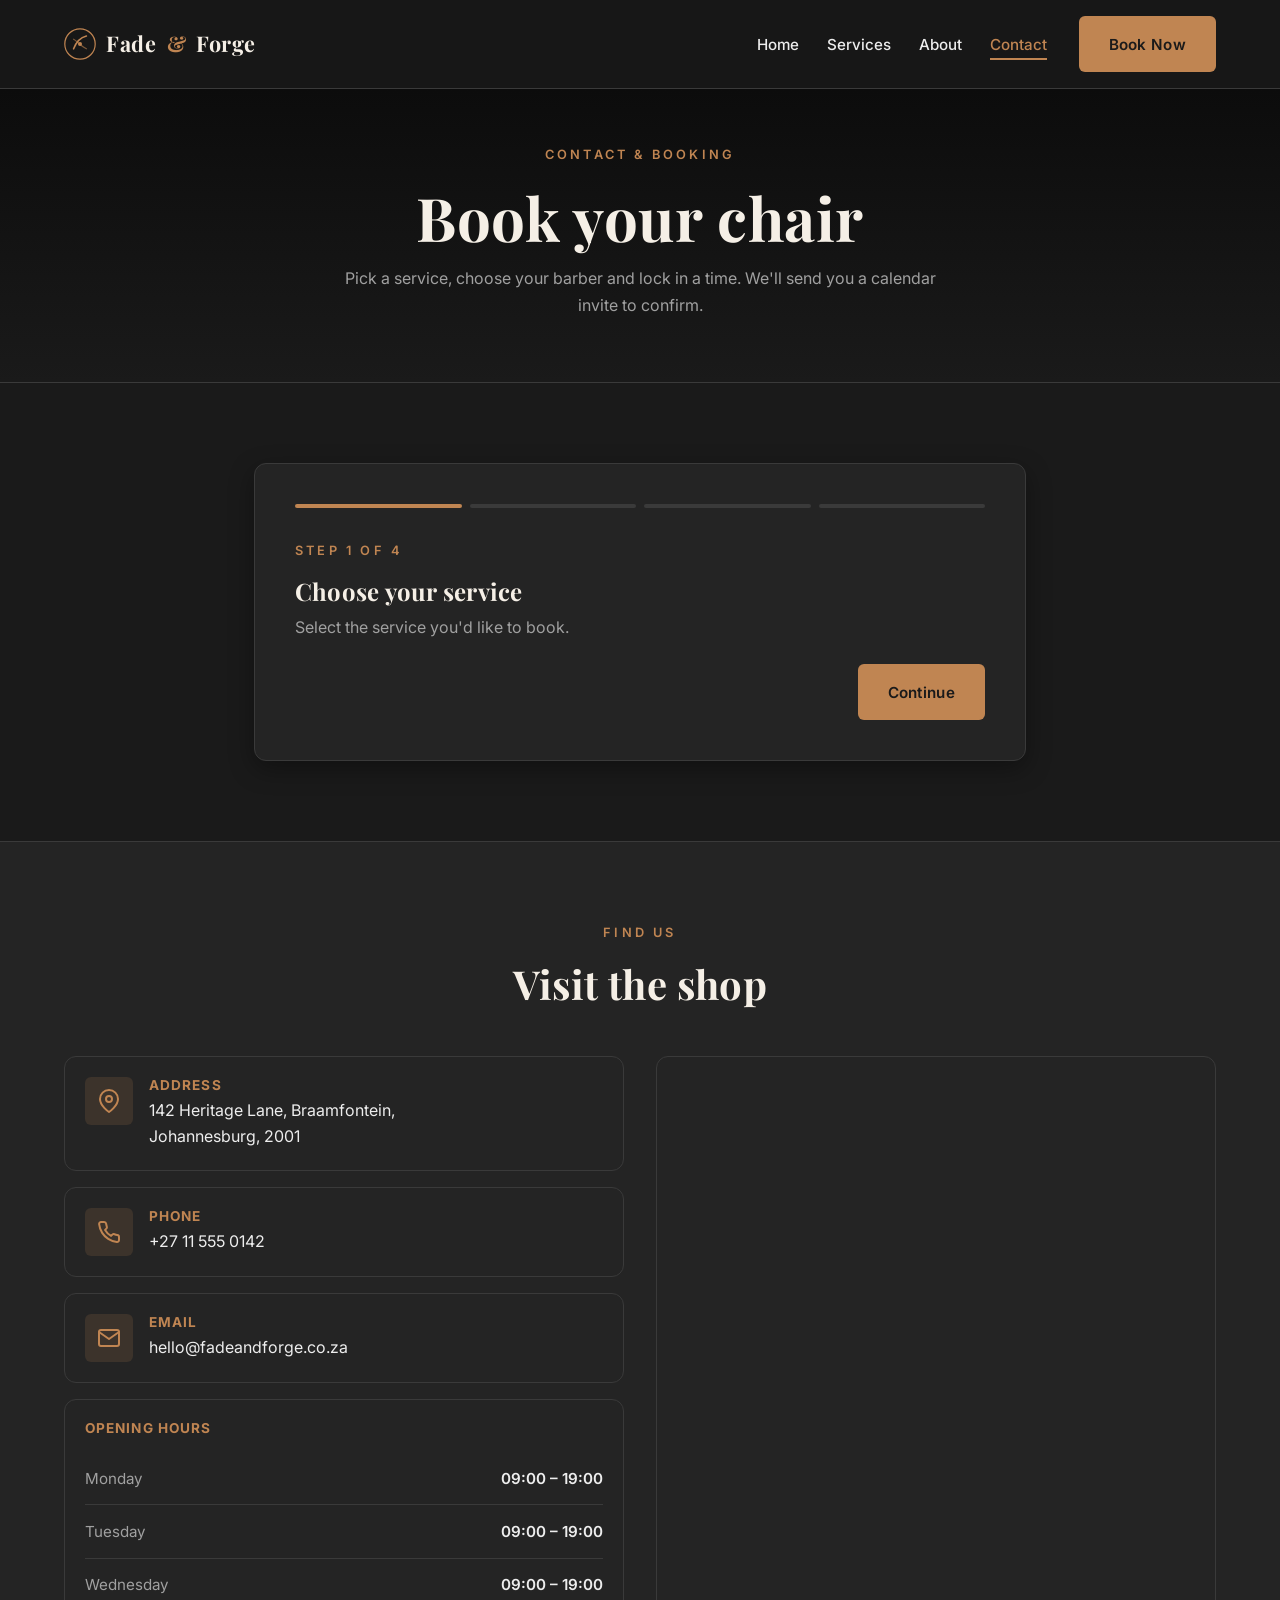
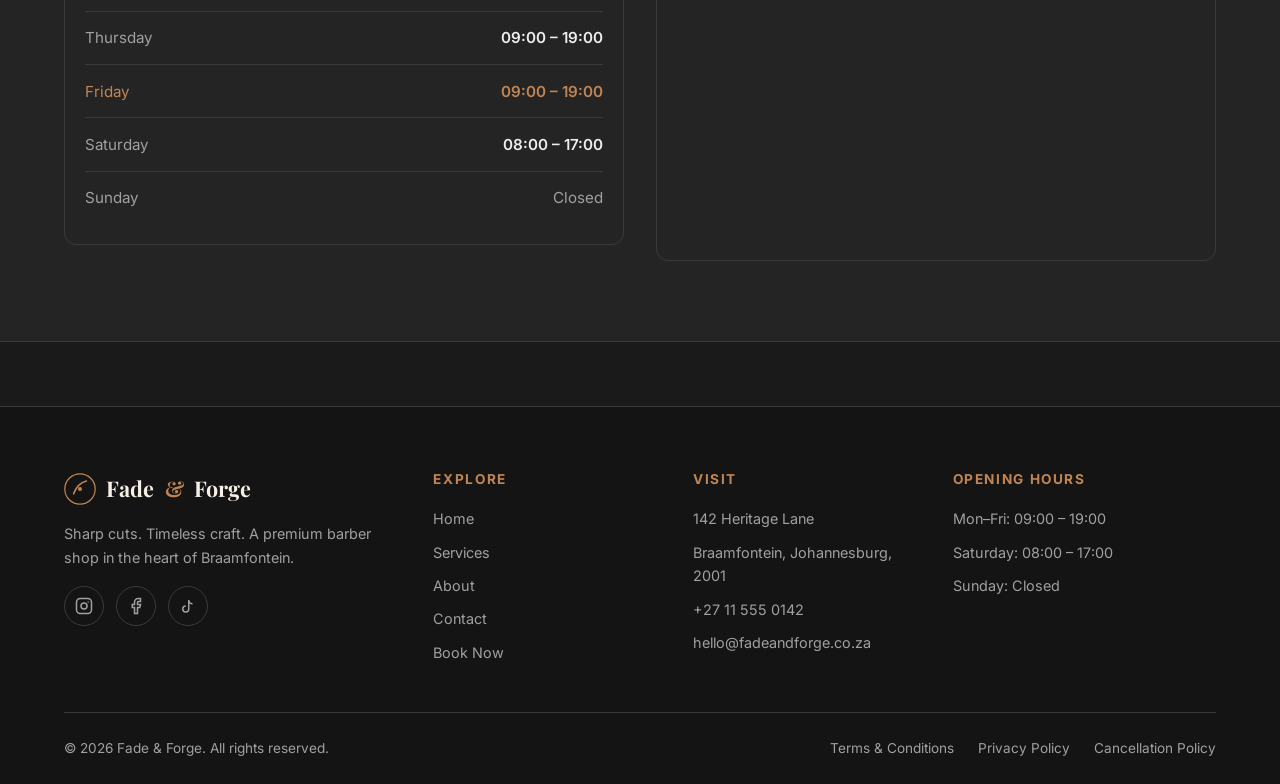
<file: contact.html>
<!DOCTYPE html>
<html lang="en">
<head>
  <meta charset="UTF-8">
  <meta name="viewport" content="width=device-width, initial-scale=1.0">
  <title>Contact &amp; Booking — Fade &amp; Forge Barber Shop</title>
  <meta name="description" content="Book your barber appointment online at Fade & Forge in Braamfontein, Johannesburg. Add your booking straight to Google Calendar or Apple Calendar.">
  <meta name="theme-color" content="#1A1A1A">

  <link rel="preconnect" href="https://fonts.googleapis.com">
  <link rel="preconnect" href="https://fonts.gstatic.com" crossorigin>
  <link href="https://fonts.googleapis.com/css2?family=Inter:wght@400;500;600;700&family=Playfair+Display:ital,wght@0,700;0,900;1,700&display=swap" rel="stylesheet">
  <link rel="icon" href="data:image/svg+xml,%3Csvg xmlns='http://www.w3.org/2000/svg' viewBox='0 0 32 32'%3E%3Crect width='32' height='32' rx='6' fill='%231A1A1A'/%3E%3Ctext x='16' y='22' text-anchor='middle' font-family='Georgia' font-size='18' font-weight='700' fill='%23C08552'%3EF%3C/text%3E%3C/svg%3E">
  <link rel="stylesheet" href="style.css">
</head>
<body>

  <header class="site-header">
    <div class="header-inner">
      <a href="index.html" class="logo" aria-label="Fade and Forge home">
        <svg viewBox="0 0 40 40" fill="none" xmlns="http://www.w3.org/2000/svg" aria-hidden="true">
          <circle cx="20" cy="20" r="19" stroke="#C08552" stroke-width="1.5"/>
          <path d="M12 26c3-8 8-14 16-16" stroke="#C08552" stroke-width="2" stroke-linecap="round"/>
          <path d="M12 14c4 2 8 8 16 12" stroke="#C08552" stroke-width="1.5" stroke-linecap="round" opacity="0.6"/>
          <circle cx="20" cy="20" r="2.5" fill="#C08552"/>
        </svg>
        Fade <span class="amp">&amp;</span> Forge
      </a>
      <nav class="nav" id="primaryNav" aria-label="Primary">
        <ul class="nav-links">
          <li><a href="index.html">Home</a></li>
          <li><a href="services.html">Services</a></li>
          <li><a href="about.html">About</a></li>
          <li><a href="contact.html">Contact</a></li>
        </ul>
        <div class="header-cta">
          <a href="contact.html#book" class="btn btn-primary">Book Now</a>
        </div>
      </nav>
      <button class="hamburger" aria-label="Toggle menu" aria-expanded="false" aria-controls="primaryNav">
        <span></span><span></span><span></span>
      </button>
    </div>
  </header>

  <!-- PAGE HERO -->
  <section class="page-hero">
    <div class="container">
      <span class="eyebrow">Contact &amp; Booking</span>
      <h1>Book your chair</h1>
      <p>Pick a service, choose your barber and lock in a time. We'll send you a calendar invite to confirm.</p>
    </div>
  </section>

  <!-- BOOKING WIZARD -->
  <section id="book">
    <div class="container" style="max-width:820px;">
      <div class="booking-wrapper">
        <div class="booking-progress" aria-hidden="true">
          <div class="step active"></div>
          <div class="step"></div>
          <div class="step"></div>
          <div class="step"></div>
        </div>

        <!-- STEP 1: SERVICE -->
        <div class="form-step active" data-step="1">
          <span class="eyebrow">Step 1 of 4</span>
          <h2 style="font-size:1.5rem;margin-bottom:0.5rem;">Choose your service</h2>
          <p style="color:var(--muted);margin-bottom:1.5rem;">Select the service you'd like to book.</p>

          <div id="serviceTiles"></div>

          <div class="form-nav" style="justify-content:flex-end;">
            <button type="button" class="btn btn-primary" id="nextToStep2" disabled>Continue</button>
          </div>
        </div>

        <!-- STEP 2: BARBER -->
        <div class="form-step" data-step="2">
          <span class="eyebrow">Step 2 of 4</span>
          <h2 style="font-size:1.5rem;margin-bottom:0.5rem;">Choose your barber</h2>
          <p style="color:var(--muted);margin-bottom:1.5rem;">Pick a specific barber or let us assign the first available.</p>

          <div class="tile-grid" id="barberTiles"></div>

          <div class="form-nav">
            <button type="button" class="btn btn-ghost" id="backToStep1">Back</button>
            <button type="button" class="btn btn-primary" id="nextToStep3" disabled>Continue</button>
          </div>
        </div>

        <!-- STEP 3: DATE & TIME -->
        <div class="form-step" data-step="3">
          <span class="eyebrow">Step 3 of 4</span>
          <h2 style="font-size:1.5rem;margin-bottom:0.5rem;">Pick a date &amp; time</h2>
          <p style="color:var(--muted);margin-bottom:1.5rem;">We're closed Sundays. Saturday hours are 08:00–17:00.</p>

          <div class="form-group">
            <label for="bookingDate">Date</label>
            <input type="date" id="bookingDate" required>
          </div>

          <div class="form-group">
            <label>Available Times</label>
            <div class="time-slots" id="timeSlots">
              <p style="color:var(--muted);grid-column:1/-1;font-size:0.9rem;">Choose a date to see available times.</p>
            </div>
          </div>

          <div class="form-nav">
            <button type="button" class="btn btn-ghost" id="backToStep2">Back</button>
            <button type="button" class="btn btn-primary" id="nextToStep4" disabled>Continue</button>
          </div>
        </div>

        <!-- STEP 4: DETAILS -->
        <div class="form-step" data-step="4">
          <span class="eyebrow">Step 4 of 4</span>
          <h2 style="font-size:1.5rem;margin-bottom:0.5rem;">Your details</h2>
          <p style="color:var(--muted);margin-bottom:1.5rem;">So we know who to expect and can send your confirmation.</p>

          <div class="form-group">
            <label for="custName">Full Name *</label>
            <input type="text" id="custName" placeholder="e.g. Thabo Mokoena" required autocomplete="name">
          </div>

          <div class="form-row">
            <div class="form-group">
              <label for="custEmail">Email *</label>
              <input type="email" id="custEmail" placeholder="you@example.com" required autocomplete="email">
            </div>
            <div class="form-group">
              <label for="custPhone">Phone *</label>
              <input type="tel" id="custPhone" placeholder="+27 82 123 4567" required autocomplete="tel">
            </div>
          </div>

          <div class="form-group">
            <label for="custNotes">Notes (optional)</label>
            <textarea id="custNotes" placeholder="Anything we should know? e.g. skin sensitivity, preferred length, etc."></textarea>
          </div>

          <div class="form-nav">
            <button type="button" class="btn btn-ghost" id="backToStep3">Back</button>
            <button type="button" class="btn btn-primary" id="confirmBooking">Confirm Booking</button>
          </div>
        </div>

        <!-- STEP 5: CONFIRMATION -->
        <div class="form-step" data-step="5">
          <div class="confirmation">
            <div class="confirmation-icon">
              <svg viewBox="0 0 24 24" fill="none" stroke="currentColor" stroke-width="2.5" stroke-linecap="round" stroke-linejoin="round"><polyline points="20 6 9 17 4 12"/></svg>
            </div>
            <h2 style="font-size:1.75rem;">Booking confirmed!</h2>
            <p style="color:var(--muted);max-width:50ch;margin:0.5rem auto 0;">We've reserved your chair. Add the appointment to your calendar so you don't miss it.</p>

            <div class="booking-summary" id="bookingSummary"></div>

            <div class="calendar-actions">
              <button type="button" class="btn btn-primary" id="addToGoogle">
                <svg width="18" height="18" viewBox="0 0 24 24" fill="none" stroke="currentColor" stroke-width="2"><rect x="3" y="4" width="18" height="18" rx="2"/><line x1="16" y1="2" x2="16" y2="6"/><line x1="8" y1="2" x2="8" y2="6"/><line x1="3" y1="10" x2="21" y2="10"/></svg>
                Add to Google Calendar
              </button>
              <button type="button" class="btn btn-outline" id="addToApple">
                <svg width="18" height="18" viewBox="0 0 24 24" fill="none" stroke="currentColor" stroke-width="2"><path d="M12 3v12"/><path d="m7 10 5 5 5-5"/><path d="M5 21h14"/></svg>
                Add to Apple / Other
              </button>
            </div>

            <p style="font-size:0.85rem;color:var(--muted);margin-top:1.5rem;">
              Need to change something? Call us on <a href="tel:+27115550142">+27 11 555 0142</a>.
            </p>
          </div>
        </div>
      </div>
    </div>
  </section>

  <!-- CONTACT DETAILS -->
  <section style="background:var(--surface);border-top:1px solid var(--border);border-bottom:1px solid var(--border);">
    <div class="container">
      <div class="section-header">
        <span class="eyebrow">Find Us</span>
        <h2>Visit the shop</h2>
      </div>

      <div class="grid grid-2" style="gap:2rem;">
        <!-- Info column -->
        <div>
          <div class="info-block">
            <div class="card-icon">
              <svg viewBox="0 0 24 24" fill="none" stroke="currentColor" stroke-width="2" stroke-linecap="round" stroke-linejoin="round"><path d="M21 10c0 7-9 13-9 13s-9-6-9-13a9 9 0 0 1 18 0z"/><circle cx="12" cy="10" r="3"/></svg>
            </div>
            <div>
              <h4>Address</h4>
              <p>142 Heritage Lane, Braamfontein,<br>Johannesburg, 2001</p>
            </div>
          </div>

          <div class="info-block">
            <div class="card-icon">
              <svg viewBox="0 0 24 24" fill="none" stroke="currentColor" stroke-width="2" stroke-linecap="round" stroke-linejoin="round"><path d="M22 16.92v3a2 2 0 0 1-2.18 2 19.79 19.79 0 0 1-8.63-3.07 19.5 19.5 0 0 1-6-6 19.79 19.79 0 0 1-3.07-8.67A2 2 0 0 1 4.11 2h3a2 2 0 0 1 2 1.72c.13.96.36 1.9.7 2.81a2 2 0 0 1-.45 2.11L8.09 9.91a16 16 0 0 0 6 6l1.27-1.27a2 2 0 0 1 2.11-.45c.91.34 1.85.57 2.81.7A2 2 0 0 1 22 16.92z"/></svg>
            </div>
            <div>
              <h4>Phone</h4>
              <p><a href="tel:+27115550142">+27 11 555 0142</a></p>
            </div>
          </div>

          <div class="info-block">
            <div class="card-icon">
              <svg viewBox="0 0 24 24" fill="none" stroke="currentColor" stroke-width="2" stroke-linecap="round" stroke-linejoin="round"><path d="M4 4h16c1.1 0 2 .9 2 2v12c0 1.1-.9 2-2 2H4c-1.1 0-2-.9-2-2V6c0-1.1.9-2 2-2z"/><polyline points="22,6 12,13 2,6"/></svg>
            </div>
            <div>
              <h4>Email</h4>
              <p><a href="mailto:hello@fadeandforge.co.za">hello@fadeandforge.co.za</a></p>
            </div>
          </div>

          <div class="info-block" style="display:block;">
            <h4 style="margin-bottom:1rem;">Opening Hours</h4>
            <table class="hours-table">
              <tr data-day="1"><td>Monday</td><td>09:00 – 19:00</td></tr>
              <tr data-day="2"><td>Tuesday</td><td>09:00 – 19:00</td></tr>
              <tr data-day="3"><td>Wednesday</td><td>09:00 – 19:00</td></tr>
              <tr data-day="4"><td>Thursday</td><td>09:00 – 19:00</td></tr>
              <tr data-day="5"><td>Friday</td><td>09:00 – 19:00</td></tr>
              <tr data-day="6"><td>Saturday</td><td>08:00 – 17:00</td></tr>
              <tr data-day="0" class="closed"><td>Sunday</td><td>Closed</td></tr>
            </table>
          </div>
        </div>

        <!-- Map column -->
        <div>
          <div style="border-radius:var(--radius-lg);overflow:hidden;border:1px solid var(--border);height:100%;min-height:420px;">
            <iframe
              title="Fade and Forge location map"
              src="https://www.google.com/maps?q=Braamfontein,+Johannesburg&output=embed"
              width="100%"
              height="100%"
              style="border:0;min-height:420px;filter:grayscale(0.3) invert(0.9) hue-rotate(180deg);"
              loading="lazy"
              referrerpolicy="no-referrer-when-downgrade"
              allowfullscreen>
            </iframe>
          </div>
        </div>
      </div>
    </div>
  </section>

  <!-- FOOTER -->
  <footer class="site-footer">
    <div class="container">
      <div class="footer-grid">
        <div class="footer-col">
          <div class="footer-brand">
            <svg viewBox="0 0 40 40" fill="none" xmlns="http://www.w3.org/2000/svg" aria-hidden="true">
              <circle cx="20" cy="20" r="19" stroke="#C08552" stroke-width="1.5"/>
              <path d="M12 26c3-8 8-14 16-16" stroke="#C08552" stroke-width="2" stroke-linecap="round"/>
              <circle cx="20" cy="20" r="2.5" fill="#C08552"/>
            </svg>
            Fade <span class="amp" style="color:var(--copper);">&amp;</span> Forge
          </div>
          <p>Sharp cuts. Timeless craft. A premium barber shop in the heart of Braamfontein.</p>
          <div class="social-links">
            <a href="https://instagram.com" target="_blank" rel="noopener" aria-label="Instagram">
              <svg viewBox="0 0 24 24" fill="none" stroke="currentColor" stroke-width="2"><rect x="2" y="2" width="20" height="20" rx="5"/><circle cx="12" cy="12" r="4"/><circle cx="17.5" cy="6.5" r="1" fill="currentColor" stroke="none"/></svg>
            </a>
            <a href="https://facebook.com" target="_blank" rel="noopener" aria-label="Facebook">
              <svg viewBox="0 0 24 24" fill="none" stroke="currentColor" stroke-width="2"><path d="M18 2h-3a5 5 0 0 0-5 5v3H7v4h3v8h4v-8h3l1-4h-4V7a1 1 0 0 1 1-1h3z"/></svg>
            </a>
            <a href="https://tiktok.com" target="_blank" rel="noopener" aria-label="TikTok">
              <svg viewBox="0 0 24 24" fill="none" stroke="currentColor" stroke-width="2"><path d="M9 12a4 4 0 1 0 4 4V4a5 5 0 0 0 5 5"/></svg>
            </a>
          </div>
        </div>
        <div class="footer-col">
          <h4>Explore</h4>
          <ul>
            <li><a href="index.html">Home</a></li>
            <li><a href="services.html">Services</a></li>
            <li><a href="about.html">About</a></li>
            <li><a href="contact.html">Contact</a></li>
            <li><a href="contact.html#book">Book Now</a></li>
          </ul>
        </div>
        <div class="footer-col">
          <h4>Visit</h4>
          <ul>
            <li>142 Heritage Lane</li>
            <li>Braamfontein, Johannesburg, 2001</li>
            <li><a href="tel:+27115550142">+27 11 555 0142</a></li>
            <li><a href="mailto:hello@fadeandforge.co.za">hello@fadeandforge.co.za</a></li>
          </ul>
        </div>
        <div class="footer-col">
          <h4>Opening Hours</h4>
          <ul>
            <li>Mon–Fri: 09:00 – 19:00</li>
            <li>Saturday: 08:00 – 17:00</li>
            <li>Sunday: Closed</li>
          </ul>
        </div>
      </div>
      <div class="footer-bottom">
        <div>© <span id="footerYear"></span> Fade &amp; Forge. All rights reserved.</div>
        <div class="footer-legal">
          <a href="terms.html">Terms &amp; Conditions</a>
          <a href="terms.html#privacy">Privacy Policy</a>
          <a href="terms.html#cancellation">Cancellation Policy</a>
        </div>
      </div>
    </div>
  </footer>

  <div class="modal-overlay" id="promoModal" role="dialog" aria-modal="true" aria-labelledby="promoTitle">
    <div class="modal">
      <button class="modal-close" data-close-modal aria-label="Close offer">
        <svg width="16" height="16" viewBox="0 0 24 24" fill="none" stroke="currentColor" stroke-width="2" stroke-linecap="round"><line x1="18" y1="6" x2="6" y2="18"/><line x1="6" y1="6" x2="18" y2="18"/></svg>
      </button>
      <span class="badge">First Visit Offer</span>
      <h3 id="promoTitle">Get <span class="accent">15% off</span> your first cut</h3>
      <p>New to Fade &amp; Forge? Book your first appointment online and we'll take 15% off your service.</p>
      <a href="#book" class="btn btn-primary btn-block" data-close-modal>Claim &amp; Book Now</a>
      <button class="btn btn-ghost btn-block" style="margin-top:0.75rem;" data-close-modal>Maybe later</button>
    </div>
  </div>

  <script src="script.js"></script>
</body>
</html>
</file>
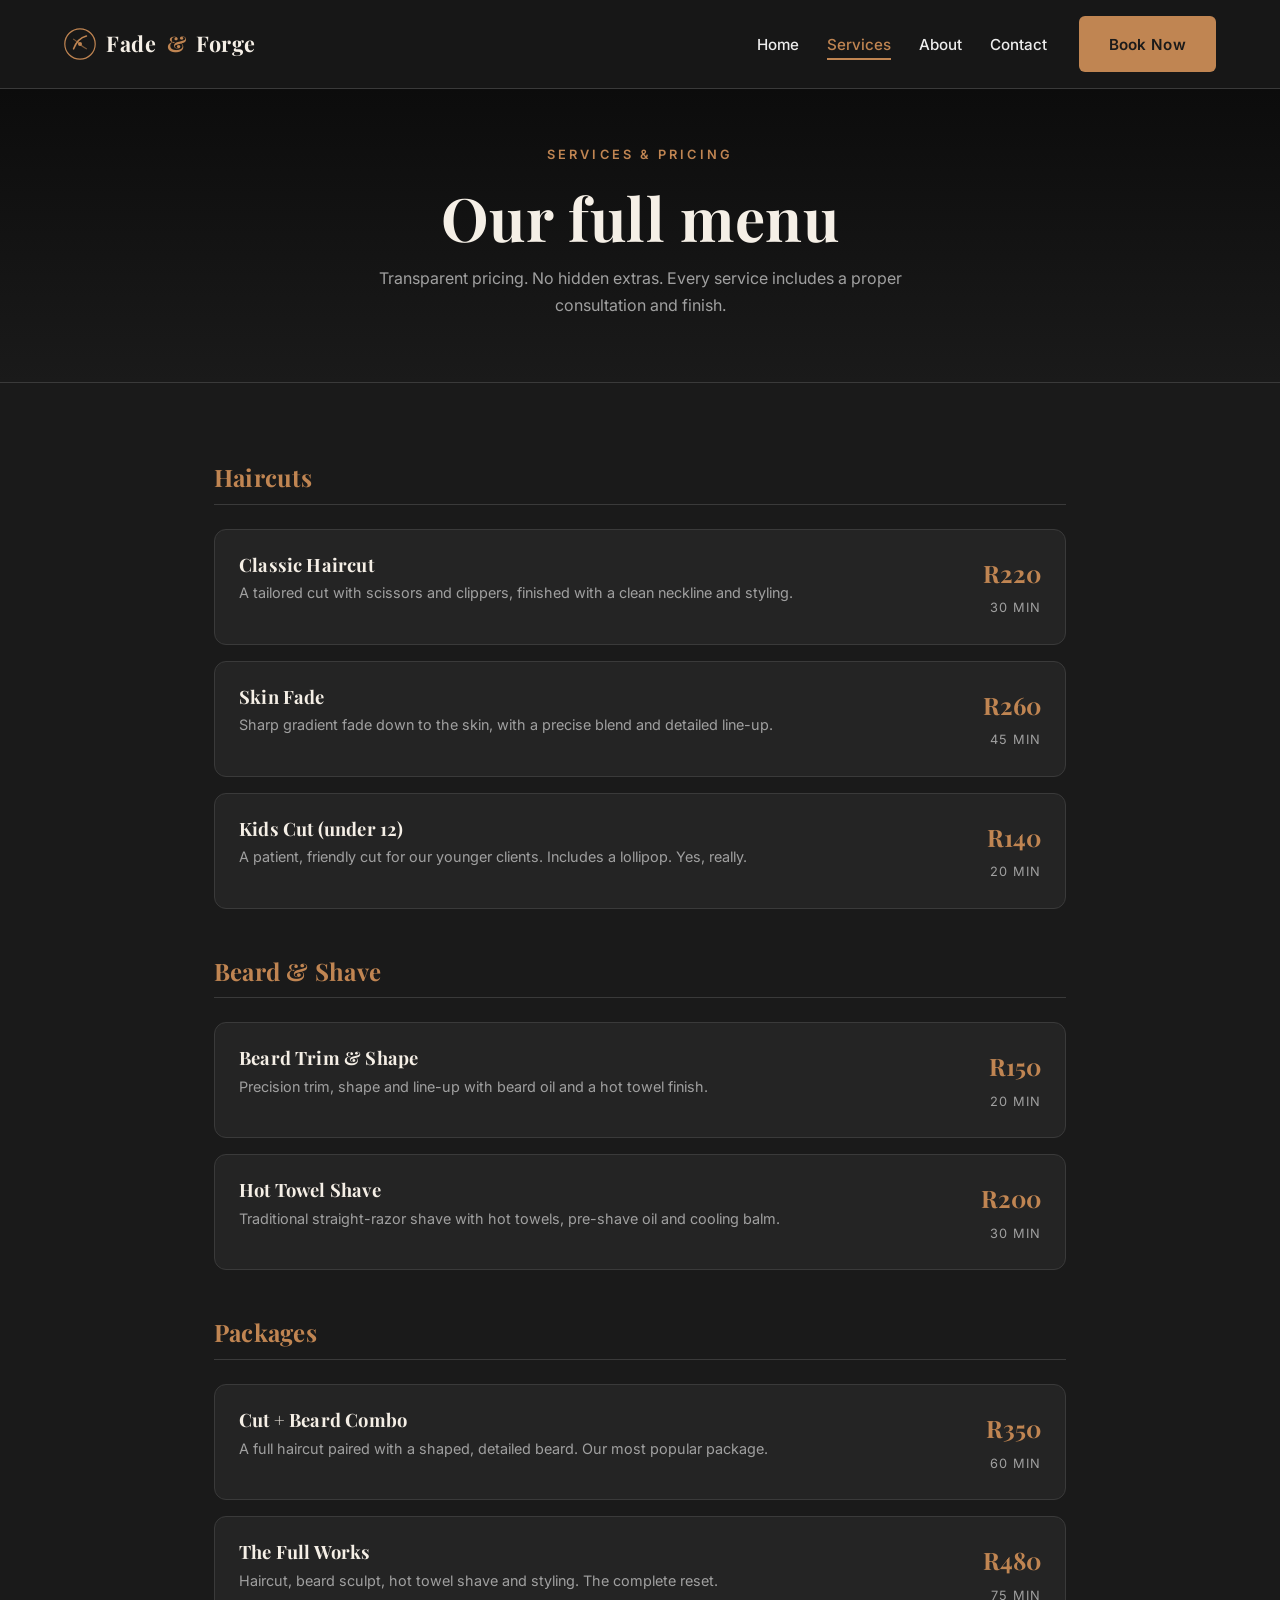
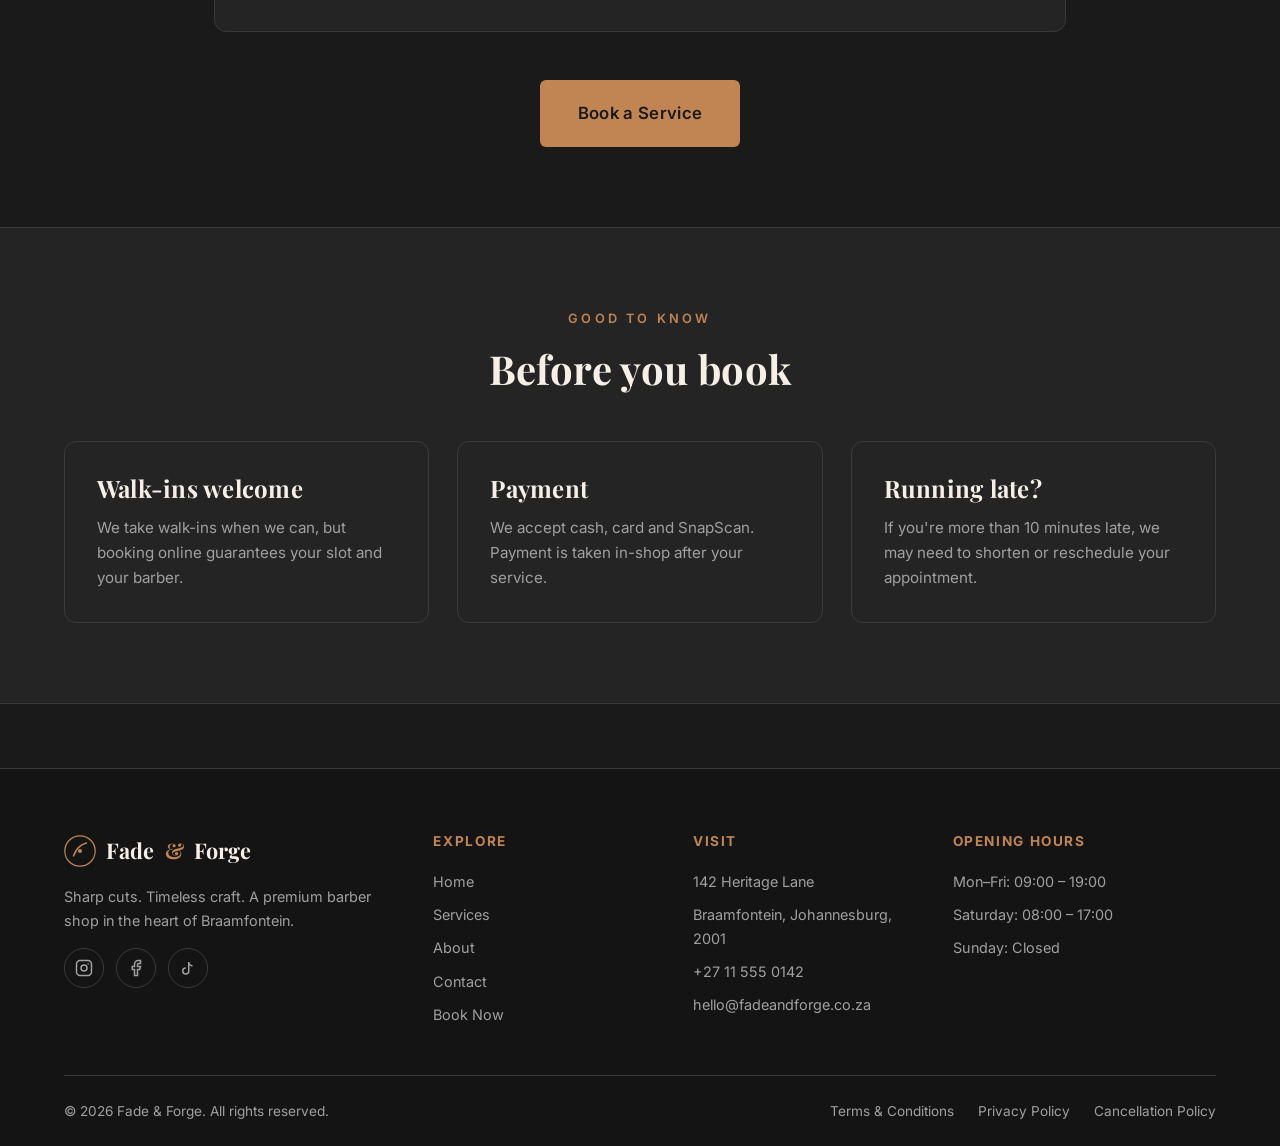
<file: services.html>
<!DOCTYPE html>
<html lang="en">
<head>
  <meta charset="UTF-8">
  <meta name="viewport" content="width=device-width, initial-scale=1.0">
  <title>Services &amp; Pricing — Fade &amp; Forge Barber Shop</title>
  <meta name="description" content="Full service menu and pricing at Fade & Forge barber shop in Johannesburg: haircuts, skin fades, beard trims, hot towel shaves, kids cuts and packages.">
  <meta name="theme-color" content="#1A1A1A">

  <link rel="preconnect" href="https://fonts.googleapis.com">
  <link rel="preconnect" href="https://fonts.gstatic.com" crossorigin>
  <link href="https://fonts.googleapis.com/css2?family=Inter:wght@400;500;600;700&family=Playfair+Display:ital,wght@0,700;0,900;1,700&display=swap" rel="stylesheet">
  <link rel="icon" href="data:image/svg+xml,%3Csvg xmlns='http://www.w3.org/2000/svg' viewBox='0 0 32 32'%3E%3Crect width='32' height='32' rx='6' fill='%231A1A1A'/%3E%3Ctext x='16' y='22' text-anchor='middle' font-family='Georgia' font-size='18' font-weight='700' fill='%23C08552'%3EF%3C/text%3E%3C/svg%3E">
  <link rel="stylesheet" href="style.css">
</head>
<body>

  <header class="site-header">
    <div class="header-inner">
      <a href="index.html" class="logo" aria-label="Fade and Forge home">
        <svg viewBox="0 0 40 40" fill="none" xmlns="http://www.w3.org/2000/svg" aria-hidden="true">
          <circle cx="20" cy="20" r="19" stroke="#C08552" stroke-width="1.5"/>
          <path d="M12 26c3-8 8-14 16-16" stroke="#C08552" stroke-width="2" stroke-linecap="round"/>
          <path d="M12 14c4 2 8 8 16 12" stroke="#C08552" stroke-width="1.5" stroke-linecap="round" opacity="0.6"/>
          <circle cx="20" cy="20" r="2.5" fill="#C08552"/>
        </svg>
        Fade <span class="amp">&amp;</span> Forge
      </a>
      <nav class="nav" id="primaryNav" aria-label="Primary">
        <ul class="nav-links">
          <li><a href="index.html">Home</a></li>
          <li><a href="services.html">Services</a></li>
          <li><a href="about.html">About</a></li>
          <li><a href="contact.html">Contact</a></li>
        </ul>
        <div class="header-cta">
          <a href="contact.html#book" class="btn btn-primary">Book Now</a>
        </div>
      </nav>
      <button class="hamburger" aria-label="Toggle menu" aria-expanded="false" aria-controls="primaryNav">
        <span></span><span></span><span></span>
      </button>
    </div>
  </header>

  <!-- PAGE HERO -->
  <section class="page-hero">
    <div class="container">
      <span class="eyebrow">Services &amp; Pricing</span>
      <h1>Our full menu</h1>
      <p>Transparent pricing. No hidden extras. Every service includes a proper consultation and finish.</p>
    </div>
  </section>

  <!-- SERVICES -->
  <section>
    <div class="container" style="max-width:900px;">

      <!-- Haircuts -->
      <div class="service-category">
        <h3>Haircuts</h3>
        <div class="service-list">
          <div class="service-item">
            <div class="service-info">
              <h3>Classic Haircut</h3>
              <p>A tailored cut with scissors and clippers, finished with a clean neckline and styling.</p>
            </div>
            <div class="service-meta">
              <span class="service-price">R220</span>
              <span class="service-duration">30 min</span>
            </div>
          </div>

          <div class="service-item">
            <div class="service-info">
              <h3>Skin Fade</h3>
              <p>Sharp gradient fade down to the skin, with a precise blend and detailed line-up.</p>
            </div>
            <div class="service-meta">
              <span class="service-price">R260</span>
              <span class="service-duration">45 min</span>
            </div>
          </div>

          <div class="service-item">
            <div class="service-info">
              <h3>Kids Cut (under 12)</h3>
              <p>A patient, friendly cut for our younger clients. Includes a lollipop. Yes, really.</p>
            </div>
            <div class="service-meta">
              <span class="service-price">R140</span>
              <span class="service-duration">20 min</span>
            </div>
          </div>
        </div>
      </div>

      <!-- Beard & Shave -->
      <div class="service-category">
        <h3>Beard &amp; Shave</h3>
        <div class="service-list">
          <div class="service-item">
            <div class="service-info">
              <h3>Beard Trim &amp; Shape</h3>
              <p>Precision trim, shape and line-up with beard oil and a hot towel finish.</p>
            </div>
            <div class="service-meta">
              <span class="service-price">R150</span>
              <span class="service-duration">20 min</span>
            </div>
          </div>

          <div class="service-item">
            <div class="service-info">
              <h3>Hot Towel Shave</h3>
              <p>Traditional straight-razor shave with hot towels, pre-shave oil and cooling balm.</p>
            </div>
            <div class="service-meta">
              <span class="service-price">R200</span>
              <span class="service-duration">30 min</span>
            </div>
          </div>
        </div>
      </div>

      <!-- Packages -->
      <div class="service-category">
        <h3>Packages</h3>
        <div class="service-list">
          <div class="service-item">
            <div class="service-info">
              <h3>Cut + Beard Combo</h3>
              <p>A full haircut paired with a shaped, detailed beard. Our most popular package.</p>
            </div>
            <div class="service-meta">
              <span class="service-price">R350</span>
              <span class="service-duration">60 min</span>
            </div>
          </div>

          <div class="service-item">
            <div class="service-info">
              <h3>The Full Works</h3>
              <p>Haircut, beard sculpt, hot towel shave and styling. The complete reset.</p>
            </div>
            <div class="service-meta">
              <span class="service-price">R480</span>
              <span class="service-duration">75 min</span>
            </div>
          </div>
        </div>
      </div>

      <!-- CTA -->
      <div class="text-center mt-2" style="margin-top:3rem;">
        <a href="contact.html#book" class="btn btn-primary btn-lg">Book a Service</a>
      </div>
    </div>
  </section>

  <!-- FAQ-ish strip -->
  <section style="background:var(--surface);border-top:1px solid var(--border);border-bottom:1px solid var(--border);">
    <div class="container">
      <div class="section-header">
        <span class="eyebrow">Good to know</span>
        <h2>Before you book</h2>
      </div>
      <div class="grid grid-3">
        <div class="card">
          <h3>Walk-ins welcome</h3>
          <p>We take walk-ins when we can, but booking online guarantees your slot and your barber.</p>
        </div>
        <div class="card">
          <h3>Payment</h3>
          <p>We accept cash, card and SnapScan. Payment is taken in-shop after your service.</p>
        </div>
        <div class="card">
          <h3>Running late?</h3>
          <p>If you're more than 10 minutes late, we may need to shorten or reschedule your appointment.</p>
        </div>
      </div>
    </div>
  </section>

  <!-- FOOTER -->
  <footer class="site-footer">
    <div class="container">
      <div class="footer-grid">
        <div class="footer-col">
          <div class="footer-brand">
            <svg viewBox="0 0 40 40" fill="none" xmlns="http://www.w3.org/2000/svg" aria-hidden="true">
              <circle cx="20" cy="20" r="19" stroke="#C08552" stroke-width="1.5"/>
              <path d="M12 26c3-8 8-14 16-16" stroke="#C08552" stroke-width="2" stroke-linecap="round"/>
              <circle cx="20" cy="20" r="2.5" fill="#C08552"/>
            </svg>
            Fade <span class="amp" style="color:var(--copper);">&amp;</span> Forge
          </div>
          <p>Sharp cuts. Timeless craft. A premium barber shop in the heart of Braamfontein.</p>
          <div class="social-links">
            <a href="https://instagram.com" target="_blank" rel="noopener" aria-label="Instagram">
              <svg viewBox="0 0 24 24" fill="none" stroke="currentColor" stroke-width="2"><rect x="2" y="2" width="20" height="20" rx="5"/><circle cx="12" cy="12" r="4"/><circle cx="17.5" cy="6.5" r="1" fill="currentColor" stroke="none"/></svg>
            </a>
            <a href="https://facebook.com" target="_blank" rel="noopener" aria-label="Facebook">
              <svg viewBox="0 0 24 24" fill="none" stroke="currentColor" stroke-width="2"><path d="M18 2h-3a5 5 0 0 0-5 5v3H7v4h3v8h4v-8h3l1-4h-4V7a1 1 0 0 1 1-1h3z"/></svg>
            </a>
            <a href="https://tiktok.com" target="_blank" rel="noopener" aria-label="TikTok">
              <svg viewBox="0 0 24 24" fill="none" stroke="currentColor" stroke-width="2"><path d="M9 12a4 4 0 1 0 4 4V4a5 5 0 0 0 5 5"/></svg>
            </a>
          </div>
        </div>
        <div class="footer-col">
          <h4>Explore</h4>
          <ul>
            <li><a href="index.html">Home</a></li>
            <li><a href="services.html">Services</a></li>
            <li><a href="about.html">About</a></li>
            <li><a href="contact.html">Contact</a></li>
            <li><a href="contact.html#book">Book Now</a></li>
          </ul>
        </div>
        <div class="footer-col">
          <h4>Visit</h4>
          <ul>
            <li>142 Heritage Lane</li>
            <li>Braamfontein, Johannesburg, 2001</li>
            <li><a href="tel:+27115550142">+27 11 555 0142</a></li>
            <li><a href="mailto:hello@fadeandforge.co.za">hello@fadeandforge.co.za</a></li>
          </ul>
        </div>
        <div class="footer-col">
          <h4>Opening Hours</h4>
          <ul>
            <li>Mon–Fri: 09:00 – 19:00</li>
            <li>Saturday: 08:00 – 17:00</li>
            <li>Sunday: Closed</li>
          </ul>
        </div>
      </div>
      <div class="footer-bottom">
        <div>© <span id="footerYear"></span> Fade &amp; Forge. All rights reserved.</div>
        <div class="footer-legal">
          <a href="terms.html">Terms &amp; Conditions</a>
          <a href="terms.html#privacy">Privacy Policy</a>
          <a href="terms.html#cancellation">Cancellation Policy</a>
        </div>
      </div>
    </div>
  </footer>

  <!-- Promo modal (also on this page so popup works site-wide) -->
  <div class="modal-overlay" id="promoModal" role="dialog" aria-modal="true" aria-labelledby="promoTitle">
    <div class="modal">
      <button class="modal-close" data-close-modal aria-label="Close offer">
        <svg width="16" height="16" viewBox="0 0 24 24" fill="none" stroke="currentColor" stroke-width="2" stroke-linecap="round"><line x1="18" y1="6" x2="6" y2="18"/><line x1="6" y1="6" x2="18" y2="18"/></svg>
      </button>
      <span class="badge">First Visit Offer</span>
      <h3 id="promoTitle">Get <span class="accent">15% off</span> your first cut</h3>
      <p>New to Fade &amp; Forge? Book your first appointment online and we'll take 15% off your service.</p>
      <a href="contact.html#book" class="btn btn-primary btn-block" data-close-modal>Claim &amp; Book Now</a>
      <button class="btn btn-ghost btn-block" style="margin-top:0.75rem;" data-close-modal>Maybe later</button>
    </div>
  </div>

  <script src="script.js"></script>
</body>
</html>
</file>
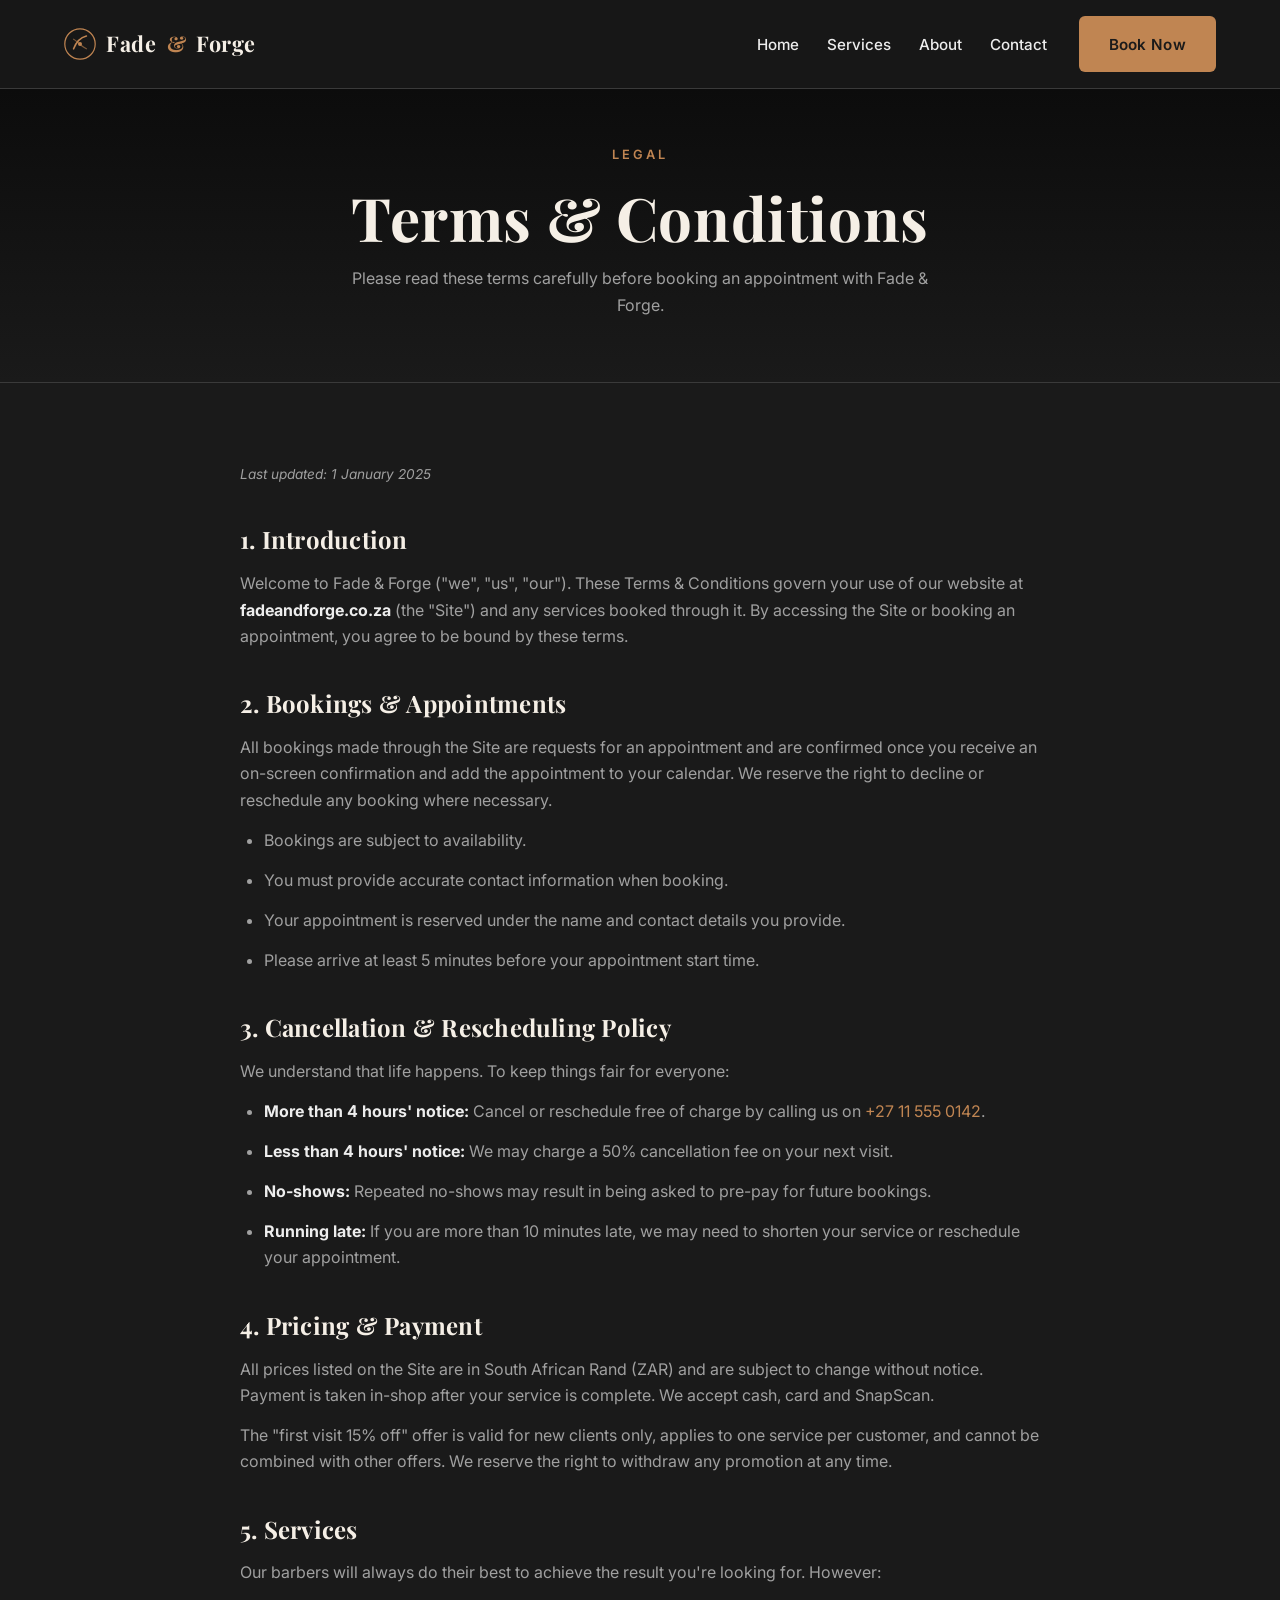
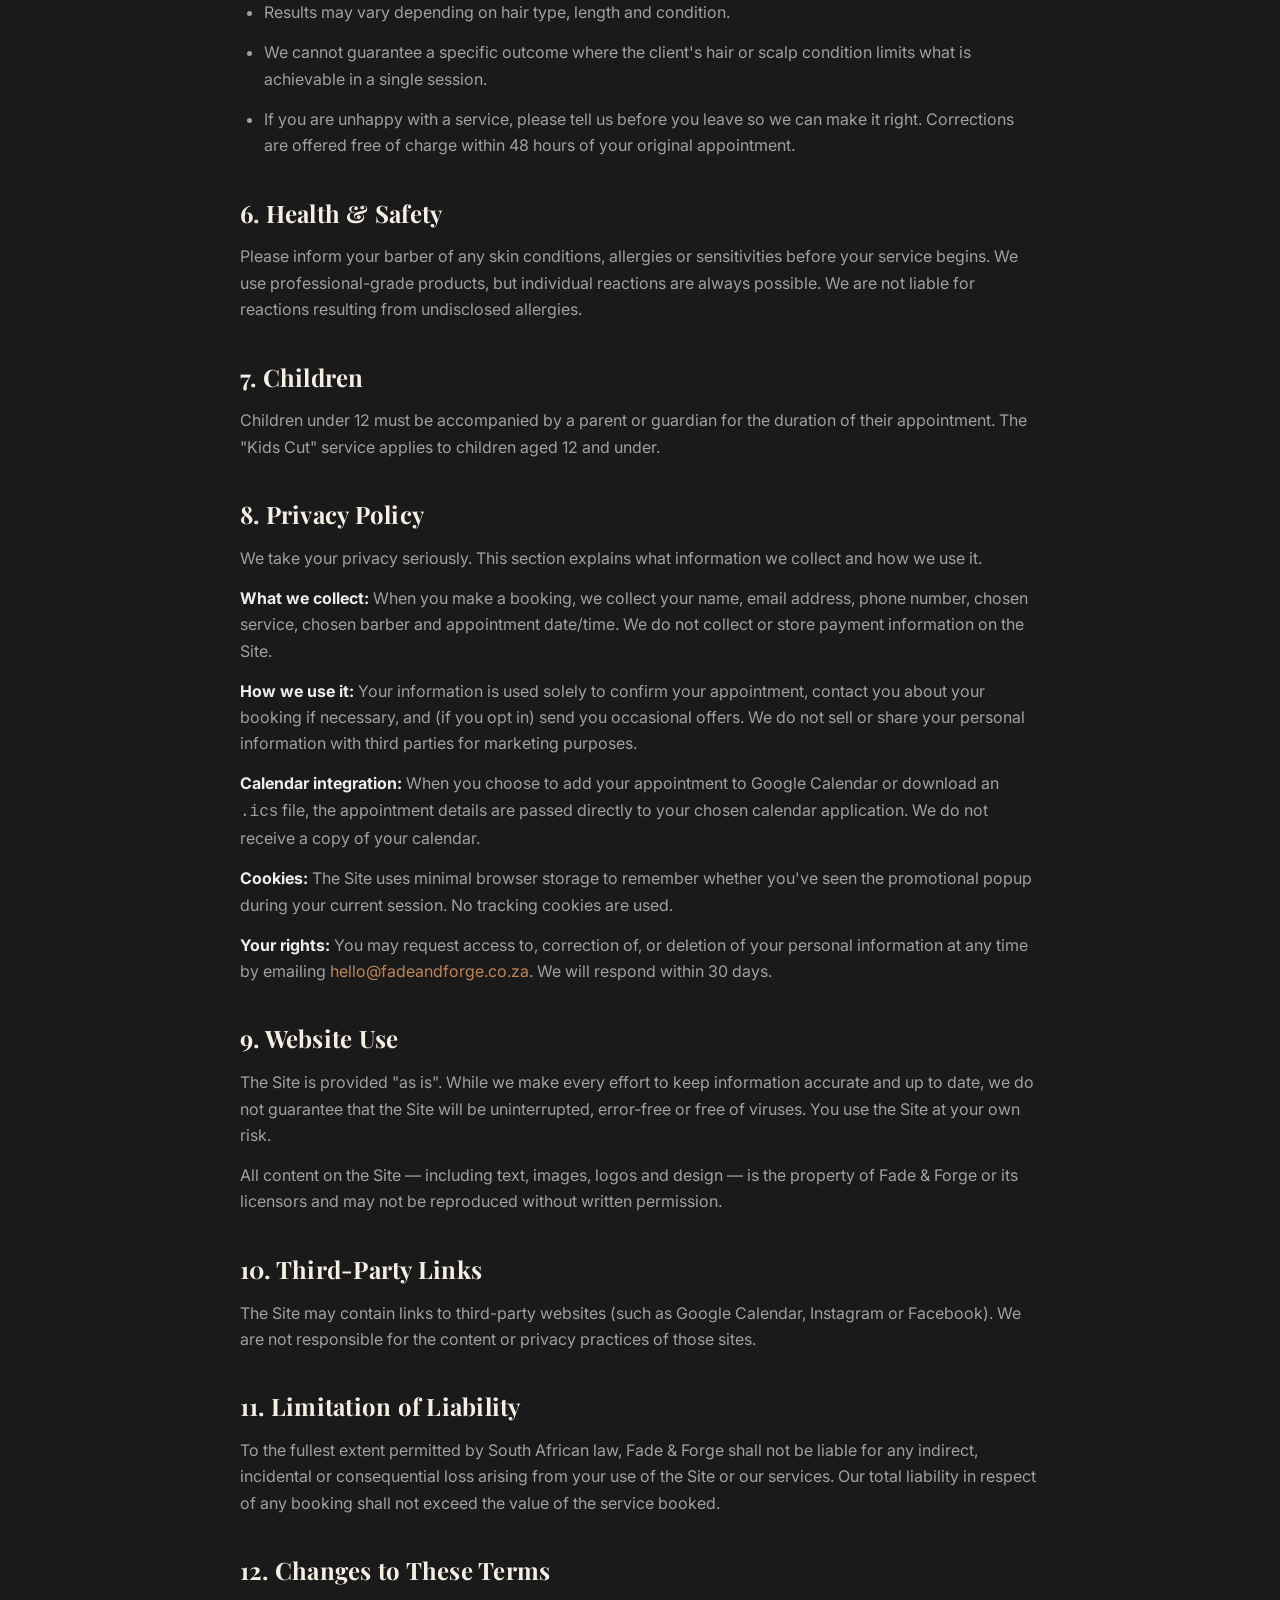
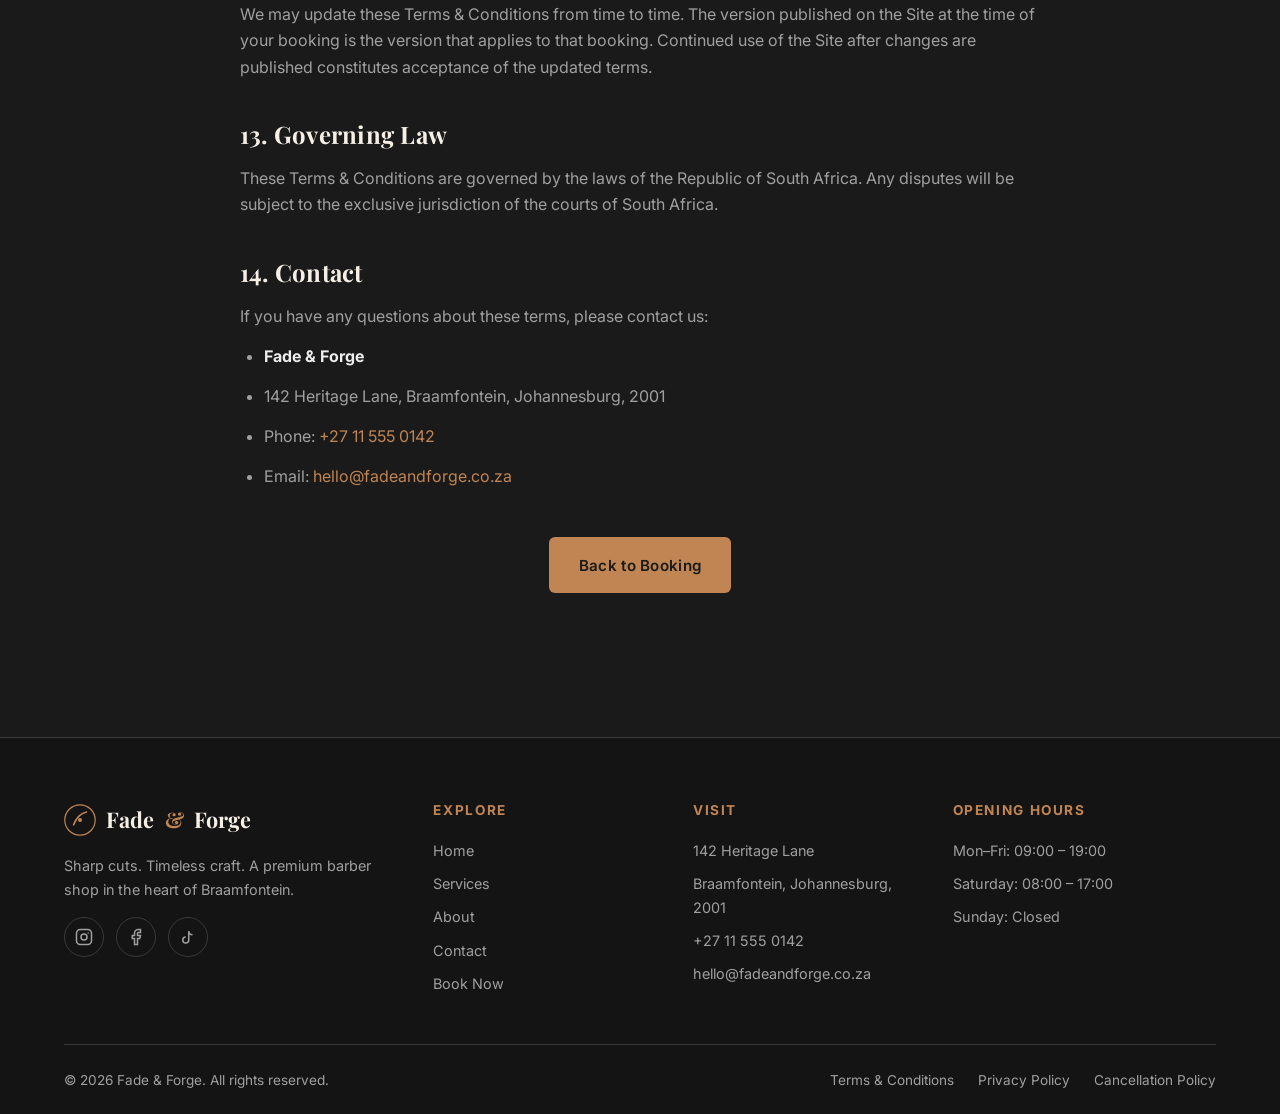
<file: terms.html>
<!DOCTYPE html>
<html lang="en">
<head>
  <meta charset="UTF-8">
  <meta name="viewport" content="width=device-width, initial-scale=1.0">
  <title>Terms &amp; Conditions — Fade &amp; Forge Barber Shop</title>
  <meta name="description" content="Terms and Conditions, Privacy Policy and Cancellation Policy for Fade & Forge barber shop in Johannesburg.">
  <meta name="theme-color" content="#1A1A1A">

  <link rel="preconnect" href="https://fonts.googleapis.com">
  <link rel="preconnect" href="https://fonts.gstatic.com" crossorigin>
  <link href="https://fonts.googleapis.com/css2?family=Inter:wght@400;500;600;700&family=Playfair+Display:ital,wght@0,700;0,900;1,700&display=swap" rel="stylesheet">
  <link rel="icon" href="data:image/svg+xml,%3Csvg xmlns='http://www.w3.org/2000/svg' viewBox='0 0 32 32'%3E%3Crect width='32' height='32' rx='6' fill='%231A1A1A'/%3E%3Ctext x='16' y='22' text-anchor='middle' font-family='Georgia' font-size='18' font-weight='700' fill='%23C08552'%3EF%3C/text%3E%3C/svg%3E">
  <link rel="stylesheet" href="style.css">
</head>
<body>

  <header class="site-header">
    <div class="header-inner">
      <a href="index.html" class="logo" aria-label="Fade and Forge home">
        <svg viewBox="0 0 40 40" fill="none" xmlns="http://www.w3.org/2000/svg" aria-hidden="true">
          <circle cx="20" cy="20" r="19" stroke="#C08552" stroke-width="1.5"/>
          <path d="M12 26c3-8 8-14 16-16" stroke="#C08552" stroke-width="2" stroke-linecap="round"/>
          <path d="M12 14c4 2 8 8 16 12" stroke="#C08552" stroke-width="1.5" stroke-linecap="round" opacity="0.6"/>
          <circle cx="20" cy="20" r="2.5" fill="#C08552"/>
        </svg>
        Fade <span class="amp">&amp;</span> Forge
      </a>
      <nav class="nav" id="primaryNav" aria-label="Primary">
        <ul class="nav-links">
          <li><a href="index.html">Home</a></li>
          <li><a href="services.html">Services</a></li>
          <li><a href="about.html">About</a></li>
          <li><a href="contact.html">Contact</a></li>
        </ul>
        <div class="header-cta">
          <a href="contact.html#book" class="btn btn-primary">Book Now</a>
        </div>
      </nav>
      <button class="hamburger" aria-label="Toggle menu" aria-expanded="false" aria-controls="primaryNav">
        <span></span><span></span><span></span>
      </button>
    </div>
  </header>

  <!-- PAGE HERO -->
  <section class="page-hero">
    <div class="container">
      <span class="eyebrow">Legal</span>
      <h1>Terms &amp; Conditions</h1>
      <p>Please read these terms carefully before booking an appointment with Fade &amp; Forge.</p>
    </div>
  </section>

  <!-- LEGAL CONTENT -->
  <section>
    <div class="container">
      <div class="legal-content">
        <p class="legal-updated">Last updated: 1 January 2025</p>

        <h2>1. Introduction</h2>
        <p>Welcome to Fade &amp; Forge ("we", "us", "our"). These Terms &amp; Conditions govern your use of our website at <strong>fadeandforge.co.za</strong> (the "Site") and any services booked through it. By accessing the Site or booking an appointment, you agree to be bound by these terms.</p>

        <h2>2. Bookings &amp; Appointments</h2>
        <p>All bookings made through the Site are requests for an appointment and are confirmed once you receive an on-screen confirmation and add the appointment to your calendar. We reserve the right to decline or reschedule any booking where necessary.</p>
        <ul>
          <li>Bookings are subject to availability.</li>
          <li>You must provide accurate contact information when booking.</li>
          <li>Your appointment is reserved under the name and contact details you provide.</li>
          <li>Please arrive at least 5 minutes before your appointment start time.</li>
        </ul>

        <h2 id="cancellation">3. Cancellation &amp; Rescheduling Policy</h2>
        <p>We understand that life happens. To keep things fair for everyone:</p>
        <ul>
          <li><strong>More than 4 hours' notice:</strong> Cancel or reschedule free of charge by calling us on <a href="tel:+27115550142">+27 11 555 0142</a>.</li>
          <li><strong>Less than 4 hours' notice:</strong> We may charge a 50% cancellation fee on your next visit.</li>
          <li><strong>No-shows:</strong> Repeated no-shows may result in being asked to pre-pay for future bookings.</li>
          <li><strong>Running late:</strong> If you are more than 10 minutes late, we may need to shorten your service or reschedule your appointment.</li>
        </ul>

        <h2>4. Pricing &amp; Payment</h2>
        <p>All prices listed on the Site are in South African Rand (ZAR) and are subject to change without notice. Payment is taken in-shop after your service is complete. We accept cash, card and SnapScan.</p>
        <p>The "first visit 15% off" offer is valid for new clients only, applies to one service per customer, and cannot be combined with other offers. We reserve the right to withdraw any promotion at any time.</p>

        <h2>5. Services</h2>
        <p>Our barbers will always do their best to achieve the result you're looking for. However:</p>
        <ul>
          <li>Results may vary depending on hair type, length and condition.</li>
          <li>We cannot guarantee a specific outcome where the client's hair or scalp condition limits what is achievable in a single session.</li>
          <li>If you are unhappy with a service, please tell us before you leave so we can make it right. Corrections are offered free of charge within 48 hours of your original appointment.</li>
        </ul>

        <h2>6. Health &amp; Safety</h2>
        <p>Please inform your barber of any skin conditions, allergies or sensitivities before your service begins. We use professional-grade products, but individual reactions are always possible. We are not liable for reactions resulting from undisclosed allergies.</p>

        <h2>7. Children</h2>
        <p>Children under 12 must be accompanied by a parent or guardian for the duration of their appointment. The "Kids Cut" service applies to children aged 12 and under.</p>

        <h2 id="privacy">8. Privacy Policy</h2>
        <p>We take your privacy seriously. This section explains what information we collect and how we use it.</p>
        <p><strong>What we collect:</strong> When you make a booking, we collect your name, email address, phone number, chosen service, chosen barber and appointment date/time. We do not collect or store payment information on the Site.</p>
        <p><strong>How we use it:</strong> Your information is used solely to confirm your appointment, contact you about your booking if necessary, and (if you opt in) send you occasional offers. We do not sell or share your personal information with third parties for marketing purposes.</p>
        <p><strong>Calendar integration:</strong> When you choose to add your appointment to Google Calendar or download an <code>.ics</code> file, the appointment details are passed directly to your chosen calendar application. We do not receive a copy of your calendar.</p>
        <p><strong>Cookies:</strong> The Site uses minimal browser storage to remember whether you've seen the promotional popup during your current session. No tracking cookies are used.</p>
        <p><strong>Your rights:</strong> You may request access to, correction of, or deletion of your personal information at any time by emailing <a href="mailto:hello@fadeandforge.co.za">hello@fadeandforge.co.za</a>. We will respond within 30 days.</p>

        <h2>9. Website Use</h2>
        <p>The Site is provided "as is". While we make every effort to keep information accurate and up to date, we do not guarantee that the Site will be uninterrupted, error-free or free of viruses. You use the Site at your own risk.</p>
        <p>All content on the Site — including text, images, logos and design — is the property of Fade &amp; Forge or its licensors and may not be reproduced without written permission.</p>

        <h2>10. Third-Party Links</h2>
        <p>The Site may contain links to third-party websites (such as Google Calendar, Instagram or Facebook). We are not responsible for the content or privacy practices of those sites.</p>

        <h2>11. Limitation of Liability</h2>
        <p>To the fullest extent permitted by South African law, Fade &amp; Forge shall not be liable for any indirect, incidental or consequential loss arising from your use of the Site or our services. Our total liability in respect of any booking shall not exceed the value of the service booked.</p>

        <h2>12. Changes to These Terms</h2>
        <p>We may update these Terms &amp; Conditions from time to time. The version published on the Site at the time of your booking is the version that applies to that booking. Continued use of the Site after changes are published constitutes acceptance of the updated terms.</p>

        <h2>13. Governing Law</h2>
        <p>These Terms &amp; Conditions are governed by the laws of the Republic of South Africa. Any disputes will be subject to the exclusive jurisdiction of the courts of South Africa.</p>

        <h2>14. Contact</h2>
        <p>If you have any questions about these terms, please contact us:</p>
        <ul>
          <li><strong>Fade &amp; Forge</strong></li>
          <li>142 Heritage Lane, Braamfontein, Johannesburg, 2001</li>
          <li>Phone: <a href="tel:+27115550142">+27 11 555 0142</a></li>
          <li>Email: <a href="mailto:hello@fadeandforge.co.za">hello@fadeandforge.co.za</a></li>
        </ul>

        <div class="text-center" style="margin-top:3rem;">
          <a href="contact.html#book" class="btn btn-primary">Back to Booking</a>
        </div>
      </div>
    </div>
  </section>

  <!-- FOOTER -->
  <footer class="site-footer">
    <div class="container">
      <div class="footer-grid">
        <div class="footer-col">
          <div class="footer-brand">
            <svg viewBox="0 0 40 40" fill="none" xmlns="http://www.w3.org/2000/svg" aria-hidden="true">
              <circle cx="20" cy="20" r="19" stroke="#C08552" stroke-width="1.5"/>
              <path d="M12 26c3-8 8-14 16-16" stroke="#C08552" stroke-width="2" stroke-linecap="round"/>
              <circle cx="20" cy="20" r="2.5" fill="#C08552"/>
            </svg>
            Fade <span class="amp" style="color:var(--copper);">&amp;</span> Forge
          </div>
          <p>Sharp cuts. Timeless craft. A premium barber shop in the heart of Braamfontein.</p>
          <div class="social-links">
            <a href="https://instagram.com" target="_blank" rel="noopener" aria-label="Instagram">
              <svg viewBox="0 0 24 24" fill="none" stroke="currentColor" stroke-width="2"><rect x="2" y="2" width="20" height="20" rx="5"/><circle cx="12" cy="12" r="4"/><circle cx="17.5" cy="6.5" r="1" fill="currentColor" stroke="none"/></svg>
            </a>
            <a href="https://facebook.com" target="_blank" rel="noopener" aria-label="Facebook">
              <svg viewBox="0 0 24 24" fill="none" stroke="currentColor" stroke-width="2"><path d="M18 2h-3a5 5 0 0 0-5 5v3H7v4h3v8h4v-8h3l1-4h-4V7a1 1 0 0 1 1-1h3z"/></svg>
            </a>
            <a href="https://tiktok.com" target="_blank" rel="noopener" aria-label="TikTok">
              <svg viewBox="0 0 24 24" fill="none" stroke="currentColor" stroke-width="2"><path d="M9 12a4 4 0 1 0 4 4V4a5 5 0 0 0 5 5"/></svg>
            </a>
          </div>
        </div>
        <div class="footer-col">
          <h4>Explore</h4>
          <ul>
            <li><a href="index.html">Home</a></li>
            <li><a href="services.html">Services</a></li>
            <li><a href="about.html">About</a></li>
            <li><a href="contact.html">Contact</a></li>
            <li><a href="contact.html#book">Book Now</a></li>
          </ul>
        </div>
        <div class="footer-col">
          <h4>Visit</h4>
          <ul>
            <li>142 Heritage Lane</li>
            <li>Braamfontein, Johannesburg, 2001</li>
            <li><a href="tel:+27115550142">+27 11 555 0142</a></li>
            <li><a href="mailto:hello@fadeandforge.co.za">hello@fadeandforge.co.za</a></li>
          </ul>
        </div>
        <div class="footer-col">
          <h4>Opening Hours</h4>
          <ul>
            <li>Mon–Fri: 09:00 – 19:00</li>
            <li>Saturday: 08:00 – 17:00</li>
            <li>Sunday: Closed</li>
          </ul>
        </div>
      </div>
      <div class="footer-bottom">
        <div>© <span id="footerYear"></span> Fade &amp; Forge. All rights reserved.</div>
        <div class="footer-legal">
          <a href="terms.html">Terms &amp; Conditions</a>
          <a href="terms.html#privacy">Privacy Policy</a>
          <a href="terms.html#cancellation">Cancellation Policy</a>
        </div>
      </div>
    </div>
  </footer>

  <script src="script.js"></script>
</body>
</html>
</file>
<file: style.css>
/* ============================================================
   FADE & FORGE — Global Stylesheet
   ============================================================ */

/* ---------- CSS Variables ---------- */
:root {
  --bg: #1A1A1A;
  --surface: #242424;
  --surface-2: #2E2E2E;
  --copper: #C08552;
  --copper-hover: #D69A66;
  --cream: #F5EFE6;
  --text: #EDEDED;
  --muted: #A0A0A0;
  --success: #5C8A5C;
  --border: #3A3A3A;

  --font-heading: 'Playfair Display', Georgia, serif;
  --font-body: 'Inter', -apple-system, BlinkMacSystemFont, 'Segoe UI', sans-serif;

  --max-width: 1200px;
  --radius: 6px;
  --radius-lg: 12px;
  --transition: 0.25s ease;

  --shadow-sm: 0 2px 8px rgba(0,0,0,0.25);
  --shadow-md: 0 8px 24px rgba(0,0,0,0.35);
  --shadow-lg: 0 16px 48px rgba(0,0,0,0.5);
}

/* ---------- Reset ---------- */
*, *::before, *::after { box-sizing: border-box; margin: 0; padding: 0; }

html { scroll-behavior: smooth; -webkit-text-size-adjust: 100%; }

body {
  font-family: var(--font-body);
  background: var(--bg);
  color: var(--text);
  line-height: 1.65;
  font-size: 16px;
  overflow-x: hidden;
}

img { max-width: 100%; height: auto; display: block; }

a { color: var(--copper); text-decoration: none; transition: color var(--transition); }
a:hover { color: var(--copper-hover); }

button, input, select, textarea { font: inherit; color: inherit; }

/* ---------- Typography ---------- */
h1, h2, h3, h4 {
  font-family: var(--font-heading);
  font-weight: 700;
  line-height: 1.2;
  color: var(--cream);
  letter-spacing: 0.01em;
}

h1 { font-size: clamp(2.2rem, 5vw, 3.75rem); }
h2 { font-size: clamp(1.75rem, 3.5vw, 2.5rem); margin-bottom: 0.75rem; }
h3 { font-size: clamp(1.2rem, 2vw, 1.5rem); }
h4 { font-size: 1.1rem; }

p { margin-bottom: 1rem; color: var(--text); }

.eyebrow {
  font-family: var(--font-body);
  font-size: 0.8rem;
  letter-spacing: 0.25em;
  text-transform: uppercase;
  color: var(--copper);
  font-weight: 600;
  margin-bottom: 1rem;
  display: block;
}

.lead { font-size: 1.125rem; color: var(--muted); max-width: 65ch; }

/* ---------- Layout ---------- */
.container {
  max-width: var(--max-width);
  margin: 0 auto;
  padding: 0 1.5rem;
}

section { padding: 5rem 0; }

.section-header { text-align: center; margin-bottom: 3rem; }
.section-header p { color: var(--muted); max-width: 60ch; margin: 0.5rem auto 0; }

/* ---------- Buttons ---------- */
.btn {
  display: inline-flex;
  align-items: center;
  justify-content: center;
  gap: 0.5rem;
  padding: 0.85rem 1.75rem;
  border-radius: var(--radius);
  font-weight: 600;
  font-size: 0.95rem;
  letter-spacing: 0.02em;
  cursor: pointer;
  border: 2px solid transparent;
  transition: all var(--transition);
  text-align: center;
  white-space: nowrap;
}

.btn-primary {
  background: var(--copper);
  color: #1A1A1A;
}
.btn-primary:hover {
  background: var(--copper-hover);
  color: #1A1A1A;
  transform: translateY(-2px);
  box-shadow: var(--shadow-md);
}

.btn-outline {
  background: transparent;
  color: var(--cream);
  border-color: var(--copper);
}
.btn-outline:hover {
  background: var(--copper);
  color: #1A1A1A;
}

.btn-ghost {
  background: transparent;
  color: var(--cream);
  border-color: var(--border);
}
.btn-ghost:hover { border-color: var(--copper); color: var(--copper); }

.btn-block { width: 100%; }
.btn-lg { padding: 1.1rem 2.25rem; font-size: 1.05rem; }

/* ---------- Header ---------- */
.site-header {
  position: fixed;
  top: 0; left: 0; right: 0;
  z-index: 1000;
  background: rgba(26, 26, 26, 0.92);
  backdrop-filter: blur(12px);
  -webkit-backdrop-filter: blur(12px);
  border-bottom: 1px solid var(--border);
  transition: background var(--transition);
}

.header-inner {
  display: flex;
  align-items: center;
  justify-content: space-between;
  padding: 1rem 1.5rem;
  max-width: var(--max-width);
  margin: 0 auto;
}

.logo {
  display: flex;
  align-items: center;
  gap: 0.65rem;
  color: var(--cream);
  font-family: var(--font-heading);
  font-size: 1.35rem;
  font-weight: 700;
  letter-spacing: 0.02em;
}
.logo:hover { color: var(--cream); }
.logo svg { width: 32px; height: 32px; flex-shrink: 0; }
.logo .amp { color: var(--copper); }

/* Nav */
.nav { display: flex; align-items: center; gap: 2rem; }
.nav-links { display: flex; gap: 1.75rem; list-style: none; }
.nav-links a {
  color: var(--text);
  font-size: 0.95rem;
  font-weight: 500;
  position: relative;
}
.nav-links a:hover, .nav-links a.active { color: var(--copper); }
.nav-links a.active::after {
  content: '';
  position: absolute;
  bottom: -6px; left: 0; right: 0;
  height: 2px;
  background: var(--copper);
}

.header-cta { display: flex; align-items: center; gap: 1rem; }

/* Hamburger */
.hamburger {
  display: none;
  background: none;
  border: none;
  cursor: pointer;
  padding: 0.5rem;
  width: 44px; height: 44px;
  position: relative;
}
.hamburger span {
  display: block;
  width: 24px; height: 2px;
  background: var(--cream);
  margin: 5px auto;
  transition: transform var(--transition), opacity var(--transition);
}
.hamburger.open span:nth-child(1) { transform: translateY(7px) rotate(45deg); }
.hamburger.open span:nth-child(2) { opacity: 0; }
.hamburger.open span:nth-child(3) { transform: translateY(-7px) rotate(-45deg); }

/* ---------- Hero ---------- */
.hero {
  position: relative;
  min-height: 100vh;
  display: flex;
  align-items: center;
  padding: 8rem 0 4rem;
  background:
    linear-gradient(rgba(0,0,0,0.65), rgba(26,26,26,0.9)),
    url('https://images.unsplash.com/photo-1503951914875-452162b0f3f1?auto=format&fit=crop&w=1920&q=80') center/cover no-repeat;
}
.hero-content { max-width: 720px; }
.hero h1 { margin-bottom: 1.25rem; }
.hero h1 .accent { color: var(--copper); font-style: italic; }
.hero .lead { font-size: 1.2rem; margin-bottom: 2rem; color: var(--cream); }
.hero-actions { display: flex; gap: 1rem; flex-wrap: wrap; }

.hero-badges {
  display: flex;
  gap: 2rem;
  margin-top: 3rem;
  flex-wrap: wrap;
}
.hero-badge { display: flex; flex-direction: column; }
.hero-badge strong {
  font-family: var(--font-heading);
  font-size: 1.75rem;
  color: var(--copper);
}
.hero-badge span { font-size: 0.85rem; color: var(--muted); text-transform: uppercase; letter-spacing: 0.1em; }

/* ---------- Cards / Grids ---------- */
.grid { display: grid; gap: 1.75rem; }
.grid-3 { grid-template-columns: repeat(auto-fit, minmax(280px, 1fr)); }
.grid-2 { grid-template-columns: repeat(auto-fit, minmax(340px, 1fr)); }

.card {
  background: var(--surface);
  border: 1px solid var(--border);
  border-radius: var(--radius-lg);
  padding: 2rem;
  transition: transform var(--transition), border-color var(--transition), box-shadow var(--transition);
}
.card:hover {
  transform: translateY(-4px);
  border-color: var(--copper);
  box-shadow: var(--shadow-md);
}
.card h3 { margin-bottom: 0.75rem; }
.card p { color: var(--muted); font-size: 0.95rem; margin-bottom: 0; }

.card-icon {
  width: 48px; height: 48px;
  border-radius: var(--radius);
  background: rgba(192, 133, 82, 0.15);
  color: var(--copper);
  display: flex; align-items: center; justify-content: center;
  margin-bottom: 1.25rem;
}
.card-icon svg { width: 24px; height: 24px; }

/* ---------- Services ---------- */
.service-item {
  display: flex;
  justify-content: space-between;
  align-items: flex-start;
  gap: 1.5rem;
  padding: 1.5rem;
  background: var(--surface);
  border: 1px solid var(--border);
  border-radius: var(--radius-lg);
  transition: border-color var(--transition), transform var(--transition);
}
.service-item:hover { border-color: var(--copper); transform: translateX(4px); }
.service-info h3 { font-size: 1.15rem; margin-bottom: 0.35rem; }
.service-info p { color: var(--muted); font-size: 0.9rem; margin: 0; }
.service-meta { text-align: right; flex-shrink: 0; }
.service-price {
  font-family: var(--font-heading);
  font-size: 1.5rem;
  color: var(--copper);
  font-weight: 700;
  display: block;
}
.service-duration { font-size: 0.8rem; color: var(--muted); text-transform: uppercase; letter-spacing: 0.08em; }

.service-category { margin-bottom: 3rem; }
.service-category > h3 {
  font-size: 1.5rem;
  color: var(--copper);
  margin-bottom: 1.5rem;
  padding-bottom: 0.75rem;
  border-bottom: 1px solid var(--border);
}
.service-list { display: grid; gap: 1rem; }

/* ---------- Barbers ---------- */
.barber-card {
  background: var(--surface);
  border: 1px solid var(--border);
  border-radius: var(--radius-lg);
  overflow: hidden;
  transition: transform var(--transition), border-color var(--transition);
}
.barber-card:hover { transform: translateY(-4px); border-color: var(--copper); }
.barber-photo {
  aspect-ratio: 4/5;
  background-size: cover;
  background-position: center;
  position: relative;
}
.barber-photo::after {
  content: '';
  position: absolute; inset: 0;
  background: linear-gradient(to top, rgba(26,26,26,0.85), transparent 60%);
}
.barber-body { padding: 1.5rem; }
.barber-role {
  color: var(--copper);
  font-size: 0.8rem;
  text-transform: uppercase;
  letter-spacing: 0.12em;
  font-weight: 600;
  margin-bottom: 0.5rem;
  display: block;
}
.barber-body p { color: var(--muted); font-size: 0.9rem; margin: 0; }

/* ---------- Booking Form ---------- */
.booking-wrapper {
  background: var(--surface);
  border: 1px solid var(--border);
  border-radius: var(--radius-lg);
  padding: 2.5rem;
  box-shadow: var(--shadow-md);
}
.booking-progress {
  display: flex;
  gap: 0.5rem;
  margin-bottom: 2rem;
}
.booking-progress .step {
  flex: 1;
  height: 4px;
  background: var(--border);
  border-radius: 2px;
  transition: background var(--transition);
}
.booking-progress .step.active { background: var(--copper); }

.form-step { display: none; }
.form-step.active { display: block; animation: fadeIn 0.3s ease; }

@keyframes fadeIn { from { opacity: 0; transform: translateY(8px); } to { opacity: 1; transform: translateY(0); } }

.form-group { margin-bottom: 1.25rem; }
.form-group label {
  display: block;
  font-size: 0.85rem;
  font-weight: 600;
  text-transform: uppercase;
  letter-spacing: 0.08em;
  color: var(--copper);
  margin-bottom: 0.5rem;
}
.form-group input,
.form-group select,
.form-group textarea {
  width: 100%;
  padding: 0.85rem 1rem;
  background: var(--bg);
  border: 1px solid var(--border);
  border-radius: var(--radius);
  color: var(--text);
  transition: border-color var(--transition);
}
.form-group input:focus,
.form-group select:focus,
.form-group textarea:focus {
  outline: none;
  border-color: var(--copper);
}
.form-group textarea { resize: vertical; min-height: 100px; }
.form-row { display: grid; grid-template-columns: 1fr 1fr; gap: 1rem; }

.form-nav { display: flex; justify-content: space-between; gap: 1rem; margin-top: 1.5rem; }

/* Service & barber selection tiles */
.tile-grid { display: grid; grid-template-columns: repeat(auto-fit, minmax(200px, 1fr)); gap: 1rem; }
.tile {
  background: var(--bg);
  border: 2px solid var(--border);
  border-radius: var(--radius);
  padding: 1.25rem;
  cursor: pointer;
  transition: all var(--transition);
  text-align: left;
}
.tile:hover { border-color: var(--copper); }
.tile.selected { border-color: var(--copper); background: rgba(192,133,82,0.08); }
.tile h4 { font-size: 1rem; margin-bottom: 0.35rem; }
.tile .tile-price { color: var(--copper); font-weight: 700; font-family: var(--font-heading); }
.tile .tile-meta { font-size: 0.8rem; color: var(--muted); margin-top: 0.35rem; }

/* Time slots */
.time-slots { display: grid; grid-template-columns: repeat(auto-fill, minmax(90px, 1fr)); gap: 0.65rem; }
.time-slot {
  padding: 0.7rem;
  background: var(--bg);
  border: 1px solid var(--border);
  border-radius: var(--radius);
  cursor: pointer;
  text-align: center;
  font-size: 0.9rem;
  transition: all var(--transition);
}
.time-slot:hover { border-color: var(--copper); }
.time-slot.selected { background: var(--copper); color: #1A1A1A; border-color: var(--copper); font-weight: 600; }
.time-slot.disabled { opacity: 0.3; cursor: not-allowed; text-decoration: line-through; }

/* Confirmation */
.confirmation {
  text-align: center;
  padding: 2rem 1rem;
}
.confirmation-icon {
  width: 72px; height: 72px;
  border-radius: 50%;
  background: rgba(92,138,92,0.15);
  color: var(--success);
  display: flex; align-items: center; justify-content: center;
  margin: 0 auto 1.5rem;
}
.confirmation-icon svg { width: 36px; height: 36px; }
.booking-summary {
  background: var(--bg);
  border: 1px solid var(--border);
  border-radius: var(--radius);
  padding: 1.5rem;
  text-align: left;
  margin: 1.5rem 0;
}
.summary-row {
  display: flex;
  justify-content: space-between;
  padding: 0.65rem 0;
  border-bottom: 1px solid var(--border);
  font-size: 0.95rem;
}
.summary-row:last-child { border-bottom: none; }
.summary-row span:first-child { color: var(--muted); }
.summary-row span:last-child { font-weight: 600; }

.calendar-actions {
  display: flex;
  gap: 1rem;
  justify-content: center;
  flex-wrap: wrap;
  margin-top: 1.5rem;
}

/* ---------- Contact info blocks ---------- */
.info-block {
  display: flex;
  gap: 1rem;
  padding: 1.25rem;
  background: var(--surface);
  border: 1px solid var(--border);
  border-radius: var(--radius-lg);
  margin-bottom: 1rem;
}
.info-block .card-icon { margin-bottom: 0; flex-shrink: 0; }
.info-block h4 { margin-bottom: 0.25rem; font-family: var(--font-body); font-size: 0.85rem; text-transform: uppercase; letter-spacing: 0.08em; color: var(--copper); }
.info-block p, .info-block a { margin: 0; color: var(--text); font-size: 1rem; }

.hours-table { width: 100%; border-collapse: collapse; }
.hours-table tr { border-bottom: 1px solid var(--border); }
.hours-table tr:last-child { border-bottom: none; }
.hours-table td { padding: 0.85rem 0; font-size: 0.95rem; }
.hours-table td:first-child { color: var(--muted); }
.hours-table td:last-child { text-align: right; font-weight: 600; }
.hours-table tr.closed td:last-child { color: var(--muted); font-weight: 400; }
.hours-table tr.today td { color: var(--copper); }

/* ---------- Footer ---------- */
.site-footer {
  background: #141414;
  border-top: 1px solid var(--border);
  padding: 4rem 0 1.5rem;
  margin-top: 4rem;
}
.footer-grid {
  display: grid;
  grid-template-columns: 1.5fr 1fr 1fr 1.2fr;
  gap: 2.5rem;
  margin-bottom: 3rem;
}
.footer-col h4 {
  font-family: var(--font-body);
  font-size: 0.85rem;
  text-transform: uppercase;
  letter-spacing: 0.12em;
  color: var(--copper);
  margin-bottom: 1.25rem;
}
.footer-col p, .footer-col li { color: var(--muted); font-size: 0.9rem; }
.footer-col ul { list-style: none; display: grid; gap: 0.6rem; }
.footer-col ul a { color: var(--muted); }
.footer-col ul a:hover { color: var(--copper); }
.footer-brand { display: flex; align-items: center; gap: 0.65rem; margin-bottom: 1rem; color: var(--cream); font-family: var(--font-heading); font-size: 1.35rem; font-weight: 700; }
.footer-brand svg { width: 32px; height: 32px; }

.social-links { display: flex; gap: 0.75rem; margin-top: 1rem; }
.social-links a {
  width: 40px; height: 40px;
  border-radius: 50%;
  border: 1px solid var(--border);
  display: flex; align-items: center; justify-content: center;
  color: var(--muted);
  transition: all var(--transition);
}
.social-links a:hover { border-color: var(--copper); color: var(--copper); transform: translateY(-2px); }
.social-links svg { width: 18px; height: 18px; }

.footer-bottom {
  border-top: 1px solid var(--border);
  padding-top: 1.5rem;
  display: flex;
  justify-content: space-between;
  align-items: center;
  gap: 1rem;
  flex-wrap: wrap;
  font-size: 0.85rem;
  color: var(--muted);
}
.footer-legal { display: flex; gap: 1.5rem; flex-wrap: wrap; }
.footer-legal a { color: var(--muted); }
.footer-legal a:hover { color: var(--copper); }

/* ---------- Modal / Popup ---------- */
.modal-overlay {
  position: fixed; inset: 0;
  background: rgba(0,0,0,0.75);
  backdrop-filter: blur(4px);
  -webkit-backdrop-filter: blur(4px);
  z-index: 2000;
  display: flex;
  align-items: center;
  justify-content: center;
  padding: 1.5rem;
  opacity: 0;
  visibility: hidden;
  transition: opacity var(--transition), visibility var(--transition);
}
.modal-overlay.open { opacity: 1; visibility: visible; }

.modal {
  background: var(--surface);
  border: 1px solid var(--border);
  border-radius: var(--radius-lg);
  max-width: 480px;
  width: 100%;
  padding: 2.5rem;
  text-align: center;
  position: relative;
  transform: scale(0.9);
  transition: transform var(--transition);
  box-shadow: var(--shadow-lg);
}
.modal-overlay.open .modal { transform: scale(1); }

.modal-close {
  position: absolute;
  top: 1rem; right: 1rem;
  width: 36px; height: 36px;
  border-radius: 50%;
  background: var(--bg);
  border: 1px solid var(--border);
  color: var(--muted);
  cursor: pointer;
  display: flex; align-items: center; justify-content: center;
  transition: all var(--transition);
}
.modal-close:hover { color: var(--copper); border-color: var(--copper); }

.modal .badge {
  display: inline-block;
  padding: 0.4rem 1rem;
  background: rgba(192,133,82,0.15);
  color: var(--copper);
  border-radius: 999px;
  font-size: 0.75rem;
  font-weight: 700;
  letter-spacing: 0.12em;
  text-transform: uppercase;
  margin-bottom: 1rem;
}
.modal h3 { font-size: 1.75rem; margin-bottom: 0.75rem; }
.modal h3 .accent { color: var(--copper); }
.modal p { color: var(--muted); margin-bottom: 1.75rem; }

/* ---------- Page hero (inner pages) ---------- */
.page-hero {
  padding: 9rem 0 4rem;
  background: linear-gradient(rgba(0,0,0,0.7), rgba(26,26,26,0.95)),
    url('https://images.unsplash.com/photo-1585747860715-2ba37e788b70?auto=format&fit=crop&w=1920&q=80') center/cover no-repeat;
  text-align: center;
  border-bottom: 1px solid var(--border);
}
.page-hero h1 { margin-bottom: 0.75rem; }
.page-hero p { color: var(--muted); max-width: 60ch; margin: 0 auto; }

/* ---------- Legal / Terms ---------- */
.legal-content { max-width: 800px; margin: 0 auto; }
.legal-content h2 { margin-top: 2.5rem; margin-bottom: 1rem; font-size: 1.5rem; }
.legal-content h2:first-child { margin-top: 0; }
.legal-content p, .legal-content li { color: var(--muted); margin-bottom: 0.85rem; }
.legal-content ul { padding-left: 1.5rem; margin-bottom: 1rem; }
.legal-content strong { color: var(--text); }
.legal-updated { font-size: 0.85rem; color: var(--muted); font-style: italic; margin-bottom: 2rem; }

/* ---------- Utility ---------- */
.text-center { text-align: center; }
.mt-2 { margin-top: 2rem; }
.hidden { display: none !important; }

/* ---------- Responsive ---------- */
@media (max-width: 900px) {
  .footer-grid { grid-template-columns: 1fr 1fr; }
}

@media (max-width: 768px) {
  section { padding: 3.5rem 0; }

  .hamburger { display: block; }

  .nav {
    position: fixed;
    top: 73px; left: 0; right: 0;
    background: var(--bg);
    border-bottom: 1px solid var(--border);
    flex-direction: column;
    align-items: stretch;
    padding: 1.5rem;
    gap: 1.5rem;
    transform: translateY(-150%);
    transition: transform 0.35s ease;
    max-height: calc(100vh - 73px);
    overflow-y: auto;
  }
  .nav.open { transform: translateY(0); }
  .nav-links { flex-direction: column; gap: 0; }
  .nav-links li { border-bottom: 1px solid var(--border); }
  .nav-links a { display: block; padding: 1rem 0; font-size: 1.05rem; }
  .nav-links a.active::after { display: none; }
  .header-cta .btn { padding: 0.65rem 1.25rem; font-size: 0.85rem; }

  .hero { min-height: auto; padding: 7rem 0 3rem; }
  .hero-badges { gap: 1.5rem; }

  .form-row { grid-template-columns: 1fr; }

  .booking-wrapper { padding: 1.5rem; }

  .footer-grid { grid-template-columns: 1fr; gap: 2rem; }
  .footer-bottom { flex-direction: column; text-align: center; }
}

@media (max-width: 480px) {
  .container { padding: 0 1rem; }
  .service-item { flex-direction: column; gap: 0.75rem; }
  .service-meta { text-align: left; }
  .hero-actions { flex-direction: column; }
  .hero-actions .btn { width: 100%; }
  .calendar-actions { flex-direction: column; }
  .calendar-actions .btn { width: 100%; }
  .modal { padding: 1.75rem; }
}

/* ---------- Accessibility ---------- */
:focus-visible {
  outline: 2px solid var(--copper);
  outline-offset: 2px;
}

@media (prefers-reduced-motion: reduce) {
  *, *::before, *::after {
    animation-duration: 0.01ms !important;
    transition-duration: 0.01ms !important;
    scroll-behavior: auto !important;
  }
}
</file>
